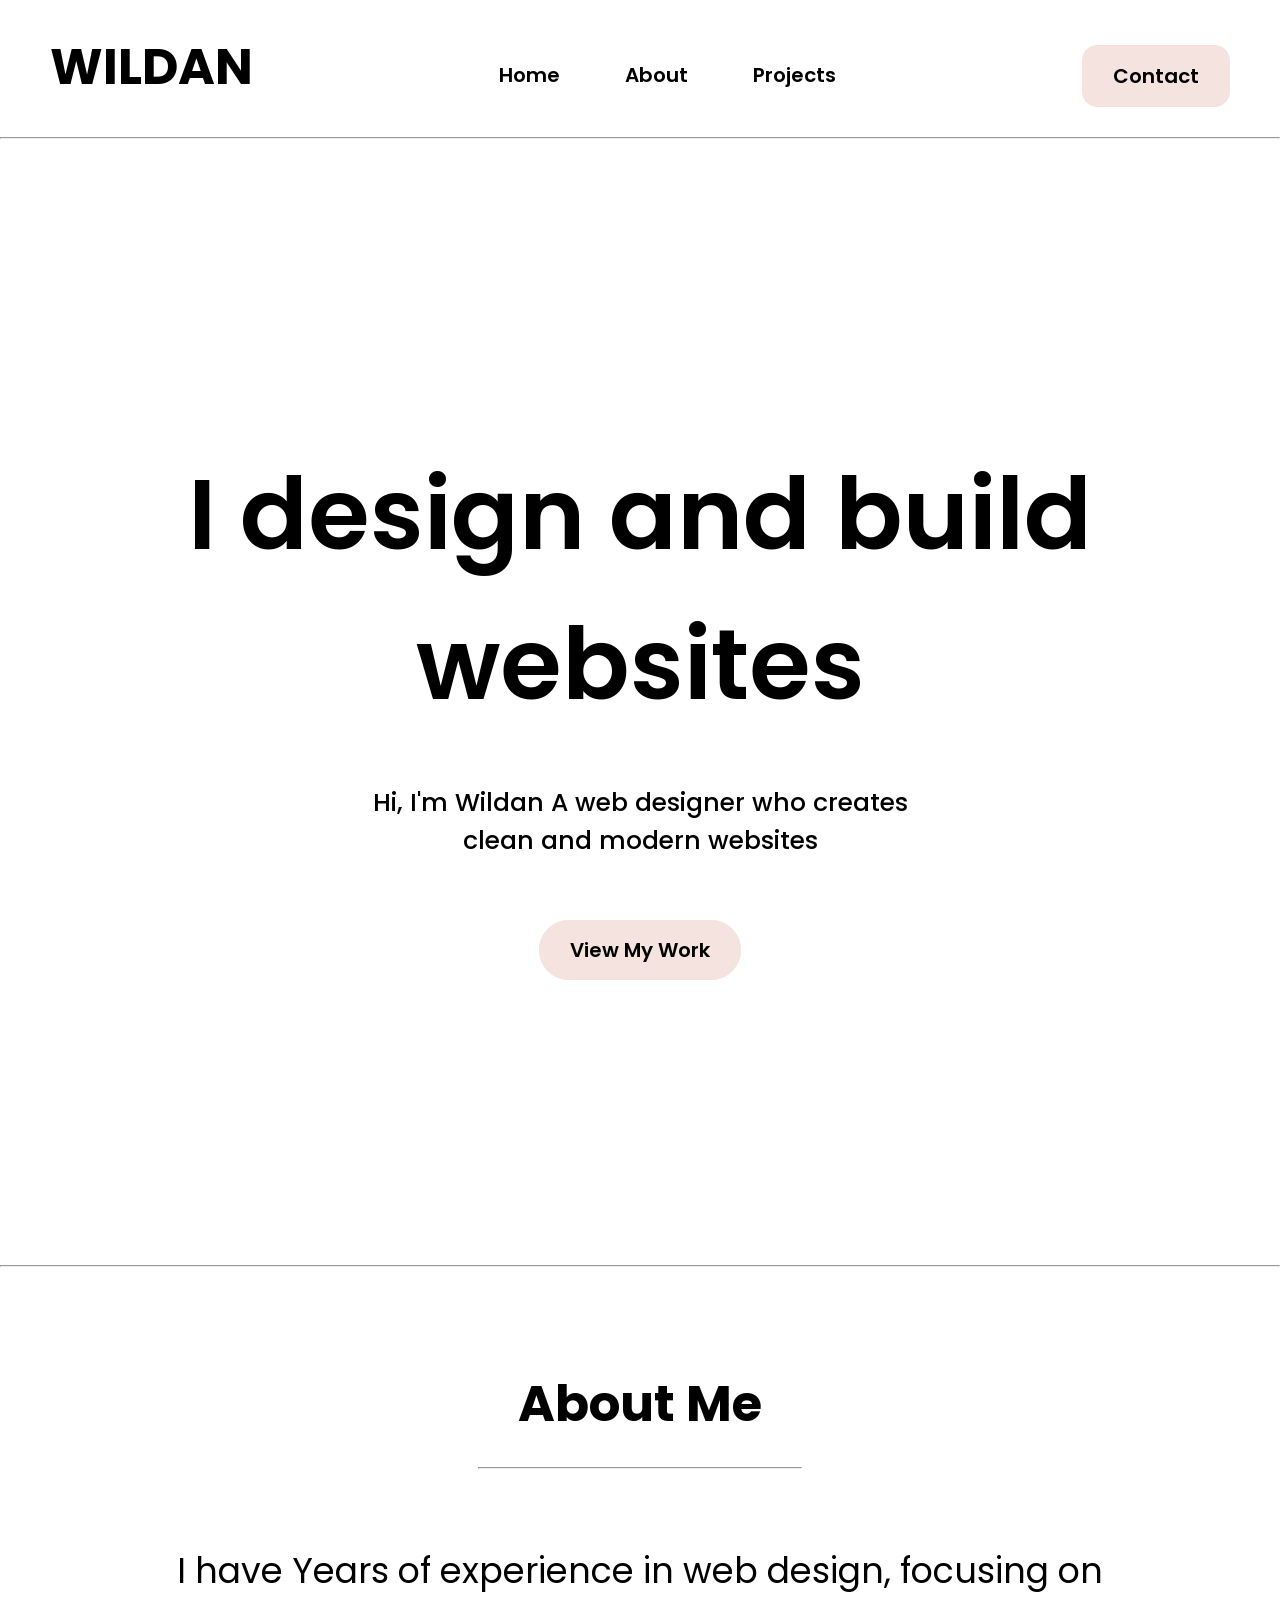
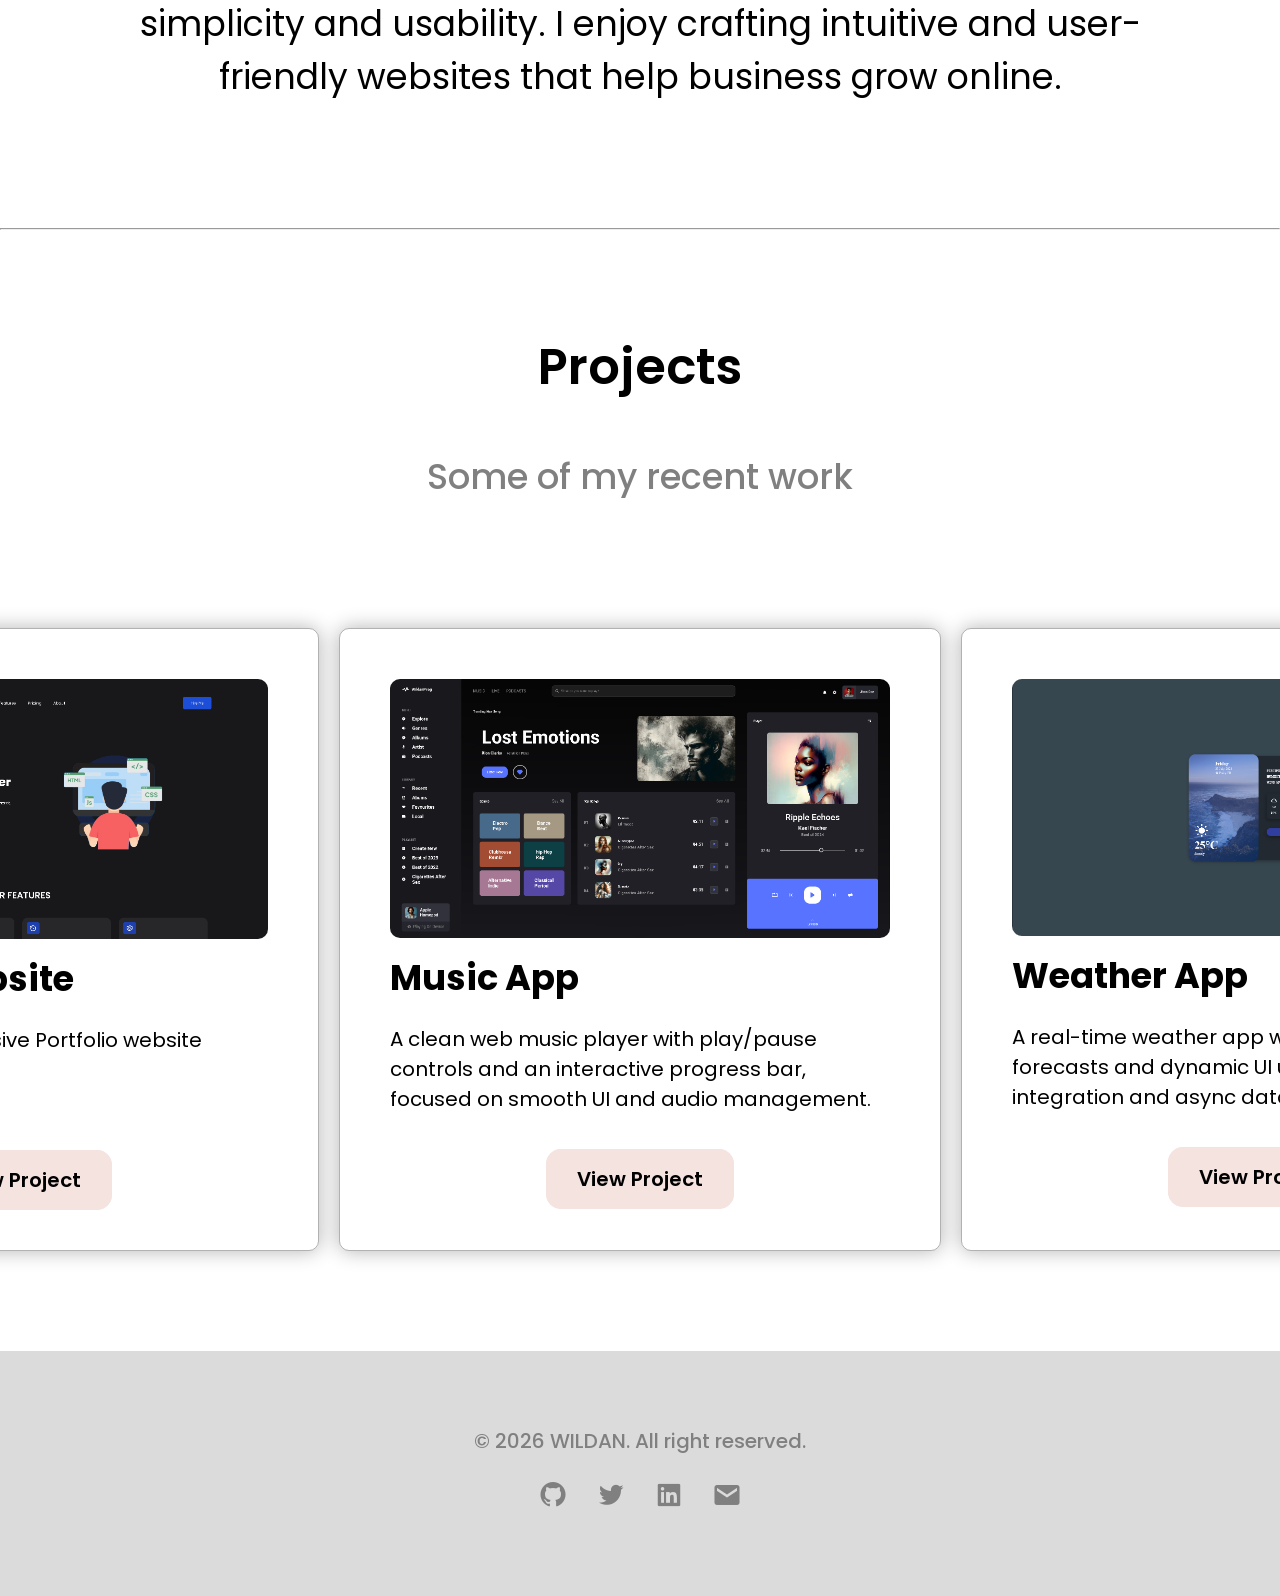
<file: index.html>
<!DOCTYPE html>
<html lang="en">
<head>
    <meta charset="UTF-8">
    <meta name="viewport" content="width=device-width, initial-scale=1.0">
    <link rel="stylesheet" href='https://unpkg.com/boxicons@2.1.4/css/boxicons.min.css'>
    <link rel="stylesheet" href="style.css">
    <title>Wildan's Portfolio</title>
</head>
<body>

    <nav>
        <div class="item">
            <h1>WILDAN</h1>
            <div class="nav-links">
                <a href="index.html">Home</a>
                <a href="about.html">About</a>
                <a href="projects.html">Projects</a>
            </div>
            <div class="btn">
                <a href="contact.html">Contact</a>
            </div>
        </div>

        

    </nav>

    <hr>

    <div class="header">
        <div class="container">
            <h1>I design and build websites</h1>
            <p>Hi, I'm Wildan A web designer who creates <br>clean and modern websites</p>
            <a href="projects.html">View My Work</a>
        </div>
    </div>

    <hr>

    <div class="about">
        <div class="items">
            <h1>About Me</h1>
            <hr>

            <p>I have Years of experience in web design, focusing on simplicity and usability.
                I enjoy crafting intuitive and user-friendly websites that
                help business grow online.</p>
        </div>
    </div>

    <hr>

    <div class="projects">
        <div class="headlines">
            <h1>Projects</h1>
            <p>Some of my recent work</p>
        </div>

        <div class="row">
            <div class="first">
                <img src="images/portfolio.png" alt="">
                <h3>Portfolio Website</h3>
                <p>A modern and responsive Portfolio website</p>
                <a href="projects.html">View Project</a>
            </div>
            <div>
                <img src="images/Music-App.png" alt="">
                <h3>Music App</h3>
                <p>A clean web music player with play/pause controls and an interactive progress bar, focused on smooth UI and audio management.</p>
                <a href="projects.html">View Project</a>
            </div>
            <div class="project-bottom">
                <img src="images/weather-App.png" alt="">
                <h3>Weather App</h3>
                <p>A real-time weather app with location-based forecasts and dynamic UI updates, built using API integration and async data handling.</p>
                <a href="projects.html">View Project</a>
            </div>
        </div>

    </div>

    <div class="copyright">
        <h3>&copy 2026 WILDAN. All right reserved.</h3>
        <div class="logo">
            <a href="#"><i class='bx bxl-github'></i></a>
            <a href="#"><i class='bx bxl-twitter' ></i></a>
            <a href="#"><i class='bx bxl-linkedin-square' ></i></a>
            <a href="#"><i class='bx bxs-envelope' ></i></a>
        </div>
    </div>


</body>
</html>
</file>
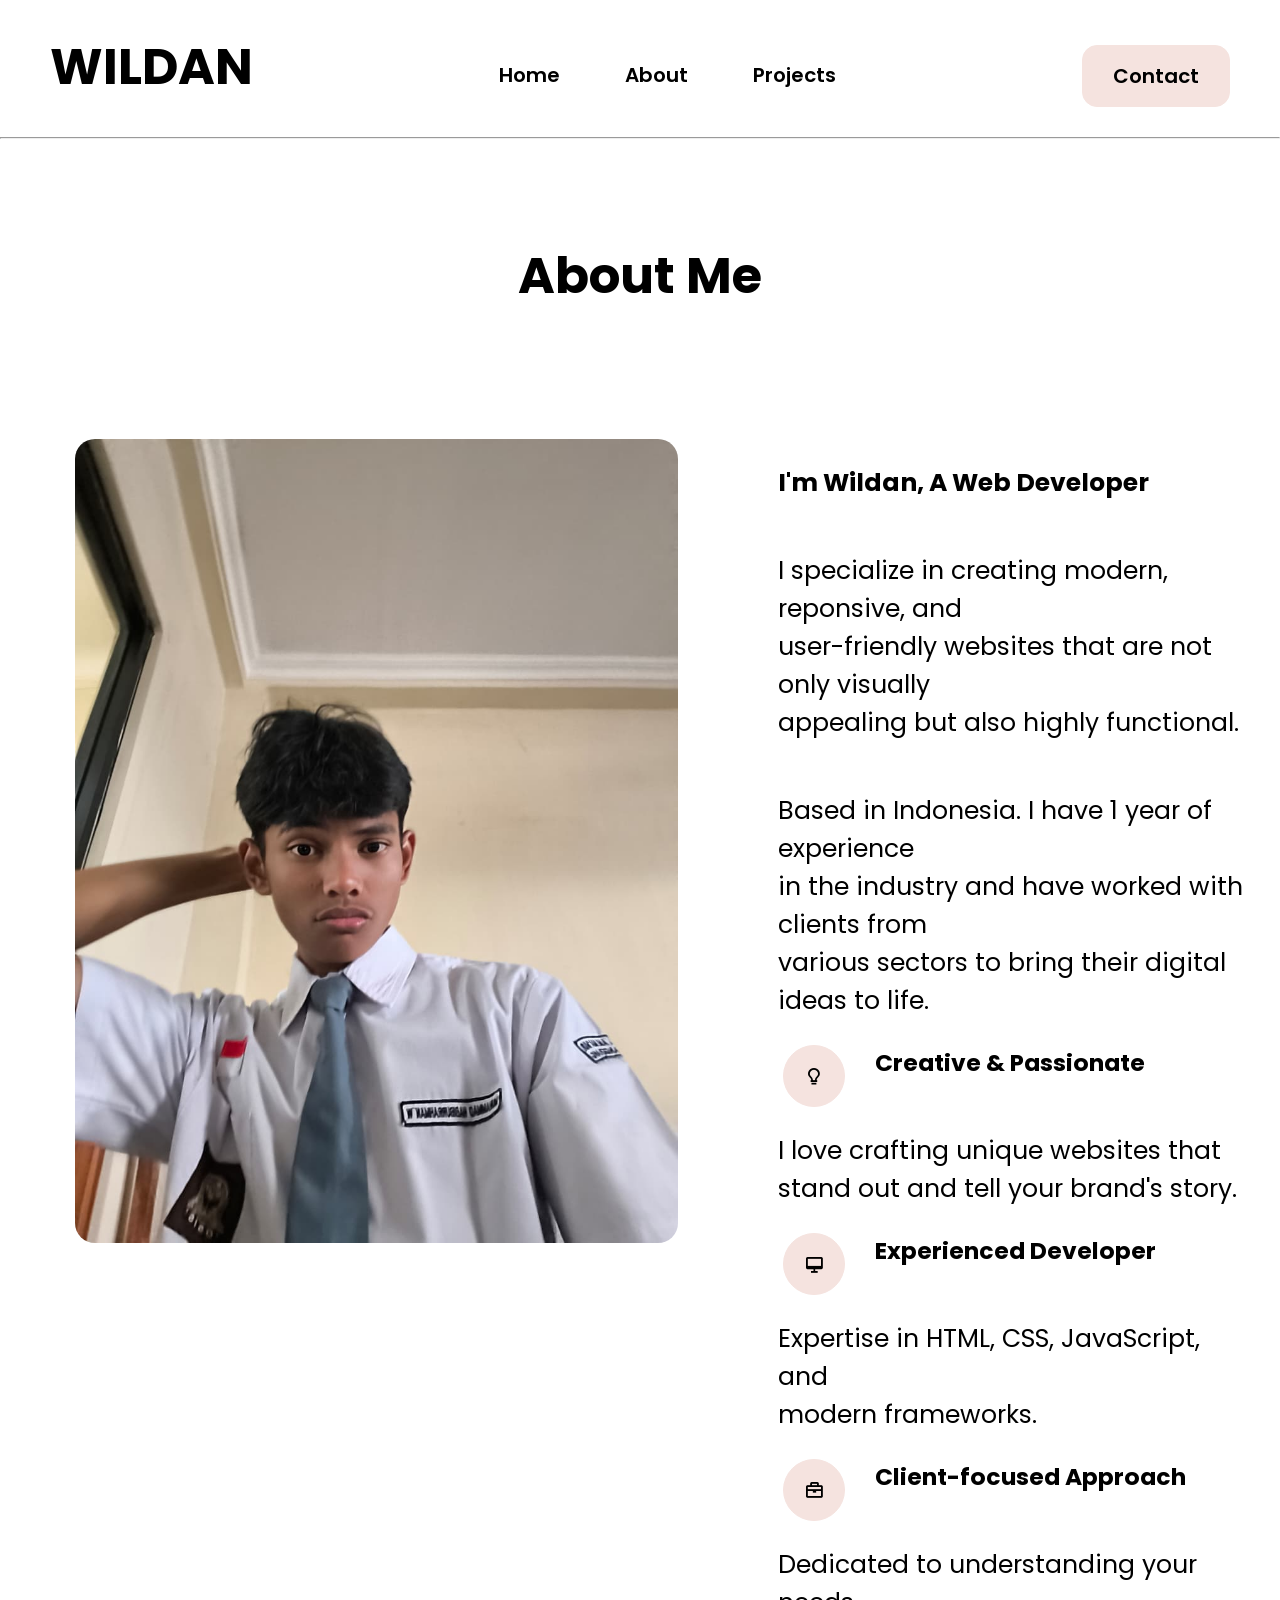
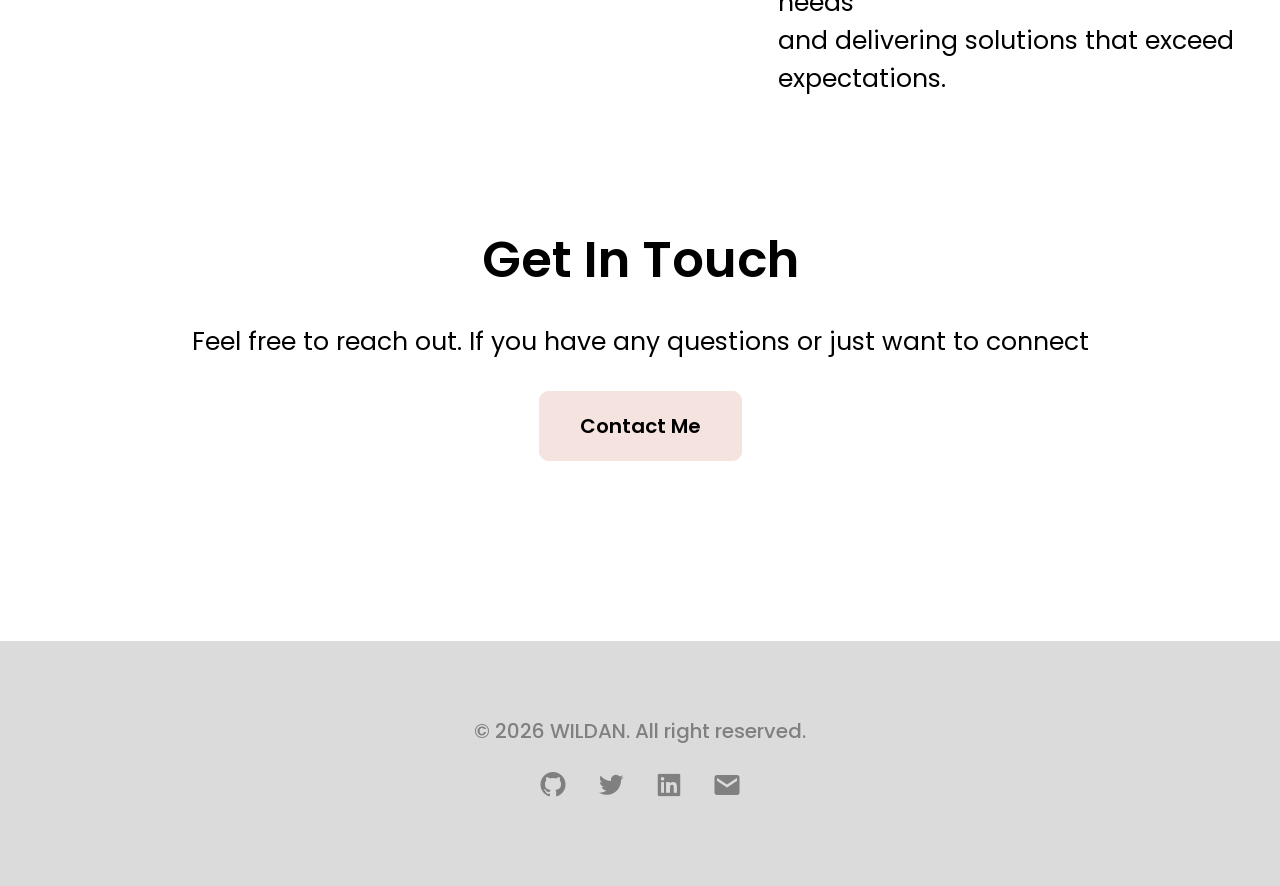
<file: about.html>
<!DOCTYPE html>
<html lang="en">
<head>
    <meta charset="UTF-8">
    <meta name="viewport" content="width=device-width, initial-scale=1.0">
    <link rel="stylesheet" href='https://unpkg.com/boxicons@2.1.4/css/boxicons.min.css'>
    <link rel="stylesheet" href="style.css">
    <title>Wildan's Portfolio</title>
</head>
<body>

    <nav>
        <div class="item">
            <h1>WILDAN</h1>
            <div class="nav-links">
                <a href="index.html">Home</a>
                <a href="about.html">About</a>
                <a href="projects.html">Projects</a>
            </div>
            <div class="btn">
                <a href="contact.html">Contact</a>
            </div>
        </div>
    </nav>

    <hr>

    <div class="about">
        <div class="items">
            <h1>About Me</h1>
        </div>
        <div class="about-container">
            <div class="images">
                <img src="images/Profile.jpeg">
            </div>
            <div class="about-text">
                <h2>I'm Wildan, A Web Developer</h2>
                <p>I specialize in creating modern, reponsive, and
                    <br>user-friendly websites that are not only visually
                    <br>appealing but also highly functional.
                </p>

                <p>
                    Based in Indonesia. I have 1 year of experience
                    <br>in the industry and have worked with clients from
                    <br>various sectors to bring their digital ideas to life.
                </p>

                <div class="icons">
                    <div>
                        <div class="judul">
                            <i class='bx bx-bulb'></i>
                            <h3>Creative & Passionate</h3>
                        </div>
                        <p>I love crafting unique websites that
                            <br>stand out and tell your brand's story.
                        </p>    
                    </div>
                    <div>
                        <div class="judul">
                            <i class='bx bx-desktop' ></i>
                            <h3>Experienced Developer</h3>
                        </div>
                        <p>Expertise in HTML, CSS, JavaScript, and
                            <br>modern frameworks.
                        </p>
                    </div>
                    <div class="bottom">
                        <div class="judul">
                            <i class='bx bx-briefcase'></i>
                            <h3>Client-focused Approach</h3>
                        </div>
                        <p>Dedicated to understanding your needs
                            <br>and delivering solutions that exceed
                            <br>expectations.
                        </p>
                    </div>
                </div>

            </div>

            

        </div>

        <div class="get-in-touch">
            <h1>Get In Touch</h1>
            <p>Feel free to reach out. If you have any questions or just want to connect</p>
            <a href="contact.html">Contact Me</a>
        </div>

    </div>



    <div class="copyright">
        <h3>&copy 2026 WILDAN. All right reserved.</h3>
        <div class="logo">
            <a href="#"><i class='bx bxl-github'></i></a>
            <a href="#"><i class='bx bxl-twitter' ></i></a>
            <a href="#"><i class='bx bxl-linkedin-square' ></i></a>
            <a href="#"><i class='bx bxs-envelope' ></i></a>
        </div>
    </div>

</body>
</html>
</file>
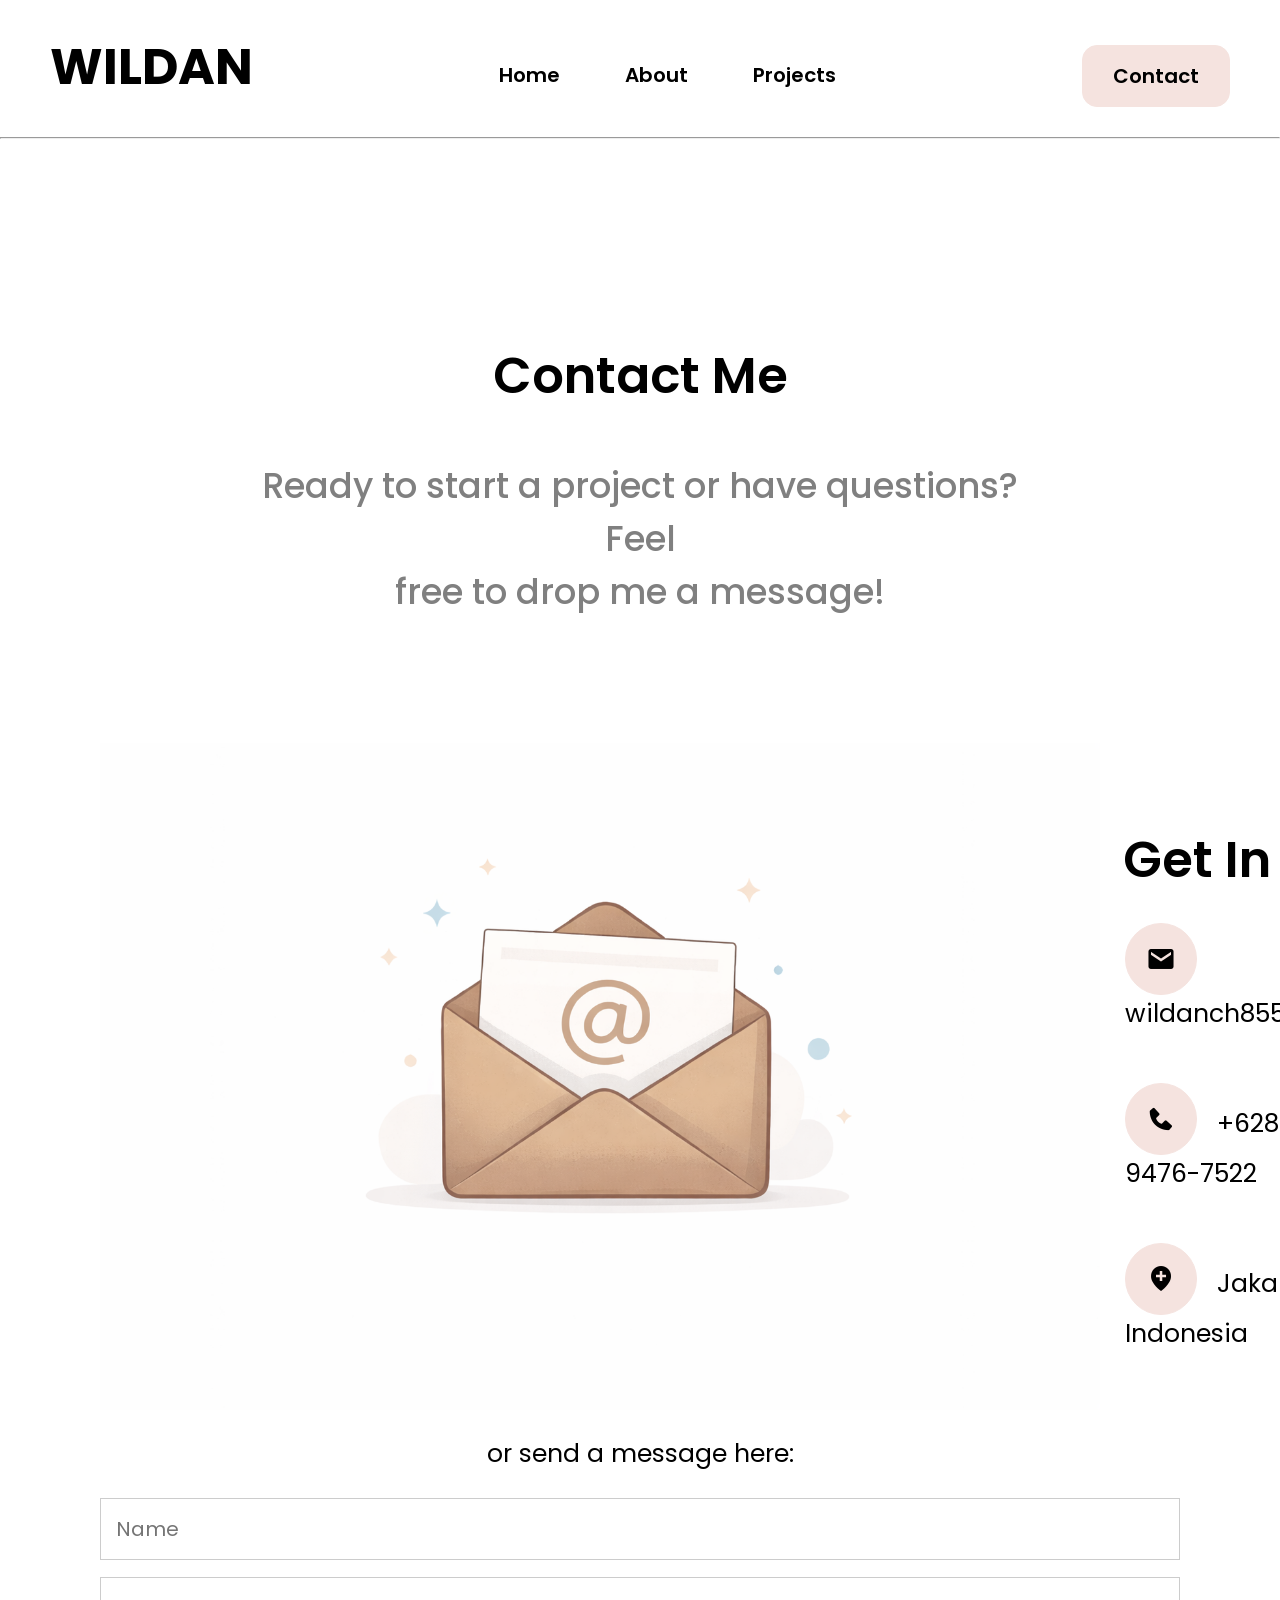
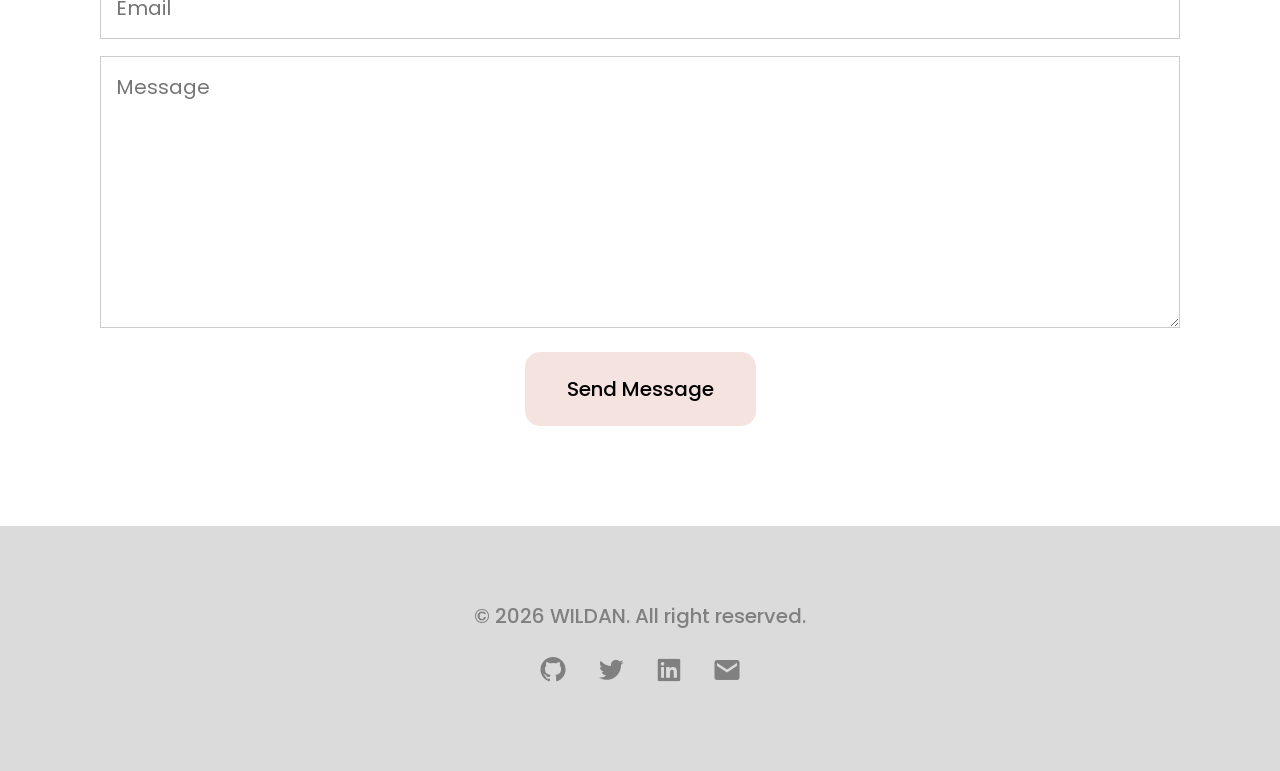
<file: contact.html>
<!DOCTYPE html>
<html lang="en">
<head>
    <meta charset="UTF-8">
    <meta name="viewport" content="width=device-width, initial-scale=1.0">
    <link rel="stylesheet" href='https://unpkg.com/boxicons@2.1.4/css/boxicons.min.css'>
    <link rel="stylesheet" href="style.css">
    <title>Wildan's Portfolio</title>
</head>
<body>

    <nav>
        <div class="item">
            <h1>WILDAN</h1>
            <div class="nav-links">
                <a href="index.html">Home</a>
                <a href="about.html">About</a>
                <a href="projects.html">Projects</a>
            </div>
            <div class="btn">
                <a href="contact.html">Contact</a>
            </div>
        </div>
    </nav>

    <hr>

    <div class="contact-me">
        <div class="headlines">
            <h1>Contact Me</h1>
            <p>Ready to start a project or have questions? Feel <br>free to drop me a message!</p>
        </div>

        <div class="info">
            <img src="images/envelope.png">
            <div>
                <h2>Get In Touch</h2>
                <div class="logo-contact">
                    <p><i class='bx bxs-envelope' ></i> wildanch855@gmail.com</p>
                    <div class="text">
                    </div>
                </div>
                <div class="logo-contact">
                    <p><i class='bx bxs-phone' ></i>+62856-9476-7522</p>
                    <div class="text">
                        <p></p>
                    </div>                    
                </div>
                <div class="logo-contact">
                    <p><i class='bx bxs-location-plus' ></i>Jakarta, Indonesia</p>
                    <div class="text">
                    </div>
                </div>
            </div>
        </div>

        <div class="message">
            <p>or send a message here:</p>
            <form action=""><input type="text" placeholder="Name" required></form>
            <form action=""><input type="email" placeholder="Email" required></form>
            <textarea rows="8" placeholder="Message" required></textarea>
            <button type="submit">Send Message</button>
        </div>
        
    </div>


    <div class="copyright">
        <h3>&copy 2026 WILDAN. All right reserved.</h3>
        <div class="logo">
            <a href="#"><i class='bx bxl-github'></i></a>
            <a href="#"><i class='bx bxl-twitter' ></i></a>
            <a href="#"><i class='bx bxl-linkedin-square' ></i></a>
            <a href="#"><i class='bx bxs-envelope' ></i></a>
        </div>
    </div>
    
</body>
</html>
</file>
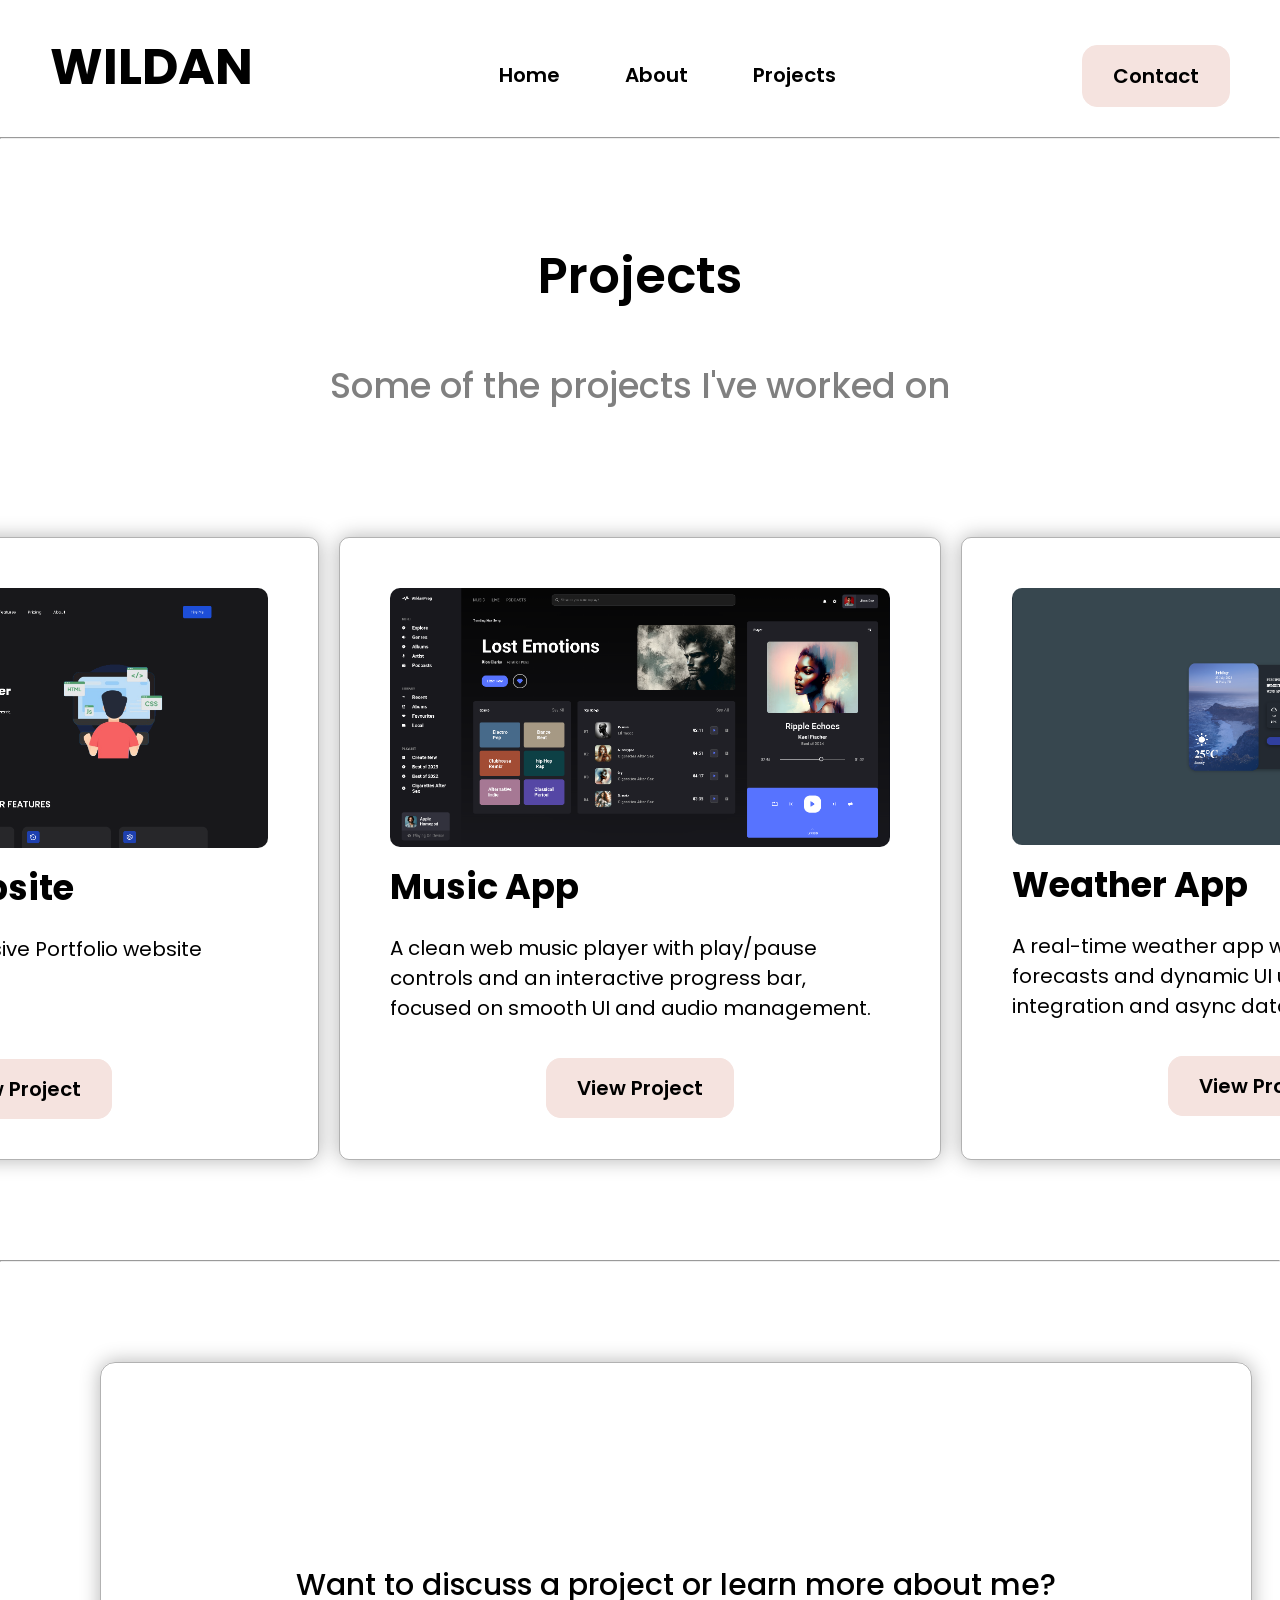
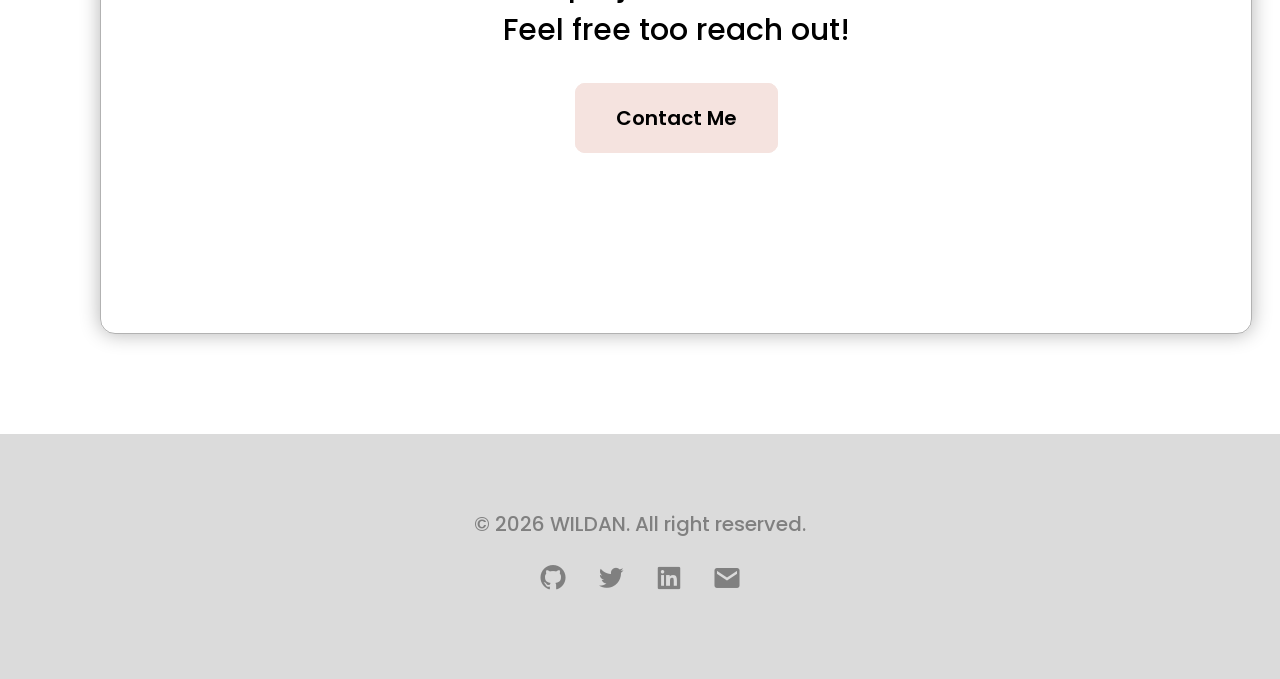
<file: projects.html>
<!DOCTYPE html>
<html lang="en">
<head>
    <meta charset="UTF-8">
    <meta name="viewport" content="width=device-width, initial-scale=1.0">
    <link rel="stylesheet" href='https://unpkg.com/boxicons@2.1.4/css/boxicons.min.css'>
    <link rel="stylesheet" href="style.css">
    <title>Wildan's Portfolio</title>
</head>
<body>

    <nav>
        <div class="item">
            <h1>WILDAN</h1>
            <div class="nav-links">
                <a href="index.html">Home</a>
                <a href="about.html">About</a>
                <a href="projects.html">Projects</a>
            </div>
            <div class="btn">
                <a href="contact.html">Contact</a>
            </div>
        </div>
    </nav>

    <hr>

    <div class="projects">
        <div class="headlines">
            <h1>Projects</h1>
            <p>Some of the projects I've worked on</p>
        </div>

        <div class="row">
            <div class="first">
                <img src="images/portfolio.png">
                <h3>Portfolio Website</h3>
                <p>A modern and responsive Portfolio website</p>
                <a href="#">View Project</a>
            </div>
            <div>
                <img src="images/Music-App.png">
                <h3>Music App</h3>
                <p>A clean web music player with play/pause controls and an interactive progress bar, focused on smooth UI and audio management.</p>
                <a href="#">View Project</a>
            </div>
            <div>
                <img src="images/weather-App.png">
                <h3>Weather App</h3>
                <p>A real-time weather app with location-based forecasts and dynamic UI updates, built using API integration and async data handling.</p>
                <a href="#">View Project</a>
            </div>
        </div>

        <hr>

        <div class="contact">
            <div class="content">
                <h2>Want to discuss a project or learn more about me? <br>Feel free too reach out!</h2>
                <a href="contact.html">Contact Me</a>
            </div>
        </div>

    </div>


    <div class="copyright">
        <h3>&copy 2026 WILDAN. All right reserved.</h3>
        <div class="logo">
            <a href="#"><i class='bx bxl-github'></i></a>
            <a href="#"><i class='bx bxl-twitter' ></i></a>
            <a href="#"><i class='bx bxl-linkedin-square' ></i></a>
            <a href="#"><i class='bx bxs-envelope' ></i></a>
        </div>
    </div>
    
</body>
</html>
</file>
<file: style.css>
@import url('https://fonts.googleapis.com/css2?family=Poppins:wght@100;200;300;400;600;700&display=swap');

*{
    margin: 0;
    padding: 0;
    box-sizing: border-box;
    font-family: 'Poppins';
}

a{
    text-decoration: none;
    color: black;
    font-weight: 600;
}

.item{
    display: flex;
    text-align: center;
    justify-content: space-between;
    margin: 10px 50px;
}

nav{
    width: 100%;
    padding-bottom: 20px;
}

.item h1{
    font-size: 50px;
    margin-top: 20px;
}

.nav-links{
    font-size: 20px;
    margin-top: 50px;
}

.nav-links a{
    display: inline-block;
    margin: 0px 30px;
}

.btn{
    margin-top: 35px;
    border: 1px solid #F5E3DF;
    padding: 15px 30px;
    font-size: 20px;
    background-color: #F5E3DF;
    border-radius: 15px;
    cursor: pointer;
}

a:hover{
    color: #797979;
    transition: all ease 0.3s;
}

.btn:hover{
    border-color: black;
    background-color: white;
    transition: all ease 0.3s;
}

.btn a:hover{
    color: black;
}

.header{
    display: flex;
    text-align: center;
    flex-direction: column;
    margin: 200px 0;
}

.container{
    padding: 100px;
    width: 100%;
}

.container h1{
    font-size: 100px;
    margin-bottom: 20px;
    font-weight: 600;
}

.container p{
    font-size: 25px;
    margin-bottom: 50px;
    font-weight: 500;
    text-align: center;
}

.container a{
    border: 1px solid #F5E3DF;
    padding: 15px 30px;
    font-size: 20px;
    background-color: #F5E3DF;
    border-radius: 30px;
    margin-top: 100px;
}

.container a:hover{
    border-color: black;
    background-color: white;
    transition: all ease 0.3s;
    color: black;
}

.about, .projects{
    display: flex;
    text-align: center;
    flex-direction: column;
    margin-top: 200px 0;
}

.items{
    padding: 100px;
    width: 100%;
}

.items h1{
    font-size: 50px;
    margin-bottom: 25px;
}

.items p{
    font-size: 35px;
    margin-top: 50px;
    text-align: center;
}

.about hr{
    width: 30%;
    margin: auto;
}

.projects{
    display: flex;
    text-align: center;
    flex-direction: column;
    margin-top: 200px 0;
}

.headlines{
    padding: 100px;
    width: 100%;
}

.headlines h1{
    font-size: 50px;
    font-weight: 600;
    margin-bottom: 20px;
}

.headlines p{
    font-size: 35px;
    font-weight: 500;
    color: grey;
}

.row{
    display: flex;
    justify-content: center;
    text-align: center;
}

.row div{
    border: 1px solid rgba(0, 0, 0,0.3);
    box-shadow: 0 0 20px rgba(0, 0, 0,0.3);
    padding: 50px;
    font-size: 30px;
    margin: 0 10px;
    border-radius: 10px;
    display: inline;
}

.row div p{
    font-size: 20px;
    padding: 20px 0;
    padding-bottom: 40px;
}

.row div a{
    border: 1px solid #F5E3DF;
    padding: 15px 30px;
    font-size: 20px;
    background-color: #F5E3DF;
    border-radius: 15px;
}

.row div a:hover{
    border: 1px solid black;
    background-color: transparent;
    color: black;
}

.copyright{
    margin-top: 100px;
    text-align: center;
    background-color: #DBDBDB;
    padding: 75px;
}

.copyright h3{
    color: grey;
    font-weight: 500;
    font-size: 20px;
}

.logo{
    display: inline-block;
    text-align: center;
    margin-top: 20px;
    font-size: 30px;
}

.logo a{
    margin: 0 10px;
    color: grey;
}

.logo a:hover{
    color: #47A2FF;
}

.blank{
    background-color: #969696;
    width: 100%;
    padding: 50px;
}

/*----- About Page -----*/

.about-container{
    display: flex;
    width: 100%;
}

.about-container img{
    width: 80%;
    border-radius: 20px;
}

.about-text{
    font-size: 20px;
    text-align: left;
}

.about h2, p{
    padding: 25px;
    font-size: 25px;
}

.icons{
    display: inline-block;
    
}

.judul .bx{
    border: 1px solid #F5E3DF;
    background-color: #F5E3DF;
    padding: 20px;
    border-radius: 50%;
    margin-right: 30px;
    margin-left: 30px;
}

.judul{
    display: flex;
    text-align: center;
}

.get-in-touch{
    margin: 100px;
}

.get-in-touch h1{
    font-size: 50px;
    font-weight: 600;
}

.get-in-touch p{
    text-align: center;
    margin-bottom: 25px;
}

.get-in-touch a{
    border: 1px solid #F5E3DF;
    background-color: #F5E3DF;
    padding: 20px 40px;
    font-size: 20px;
    border-radius: 10px;
}


/*----- Projects Page -----*/

.projects-page{
    display: flex;
    text-align: center;
    justify-content: center;
    flex-direction: column;
}

.headlines p{
    text-align: center;
}

.projects-page p{
    font-size: 30px;
    color: #969696;
}

.row div img{
    width: 500px;
    border-radius: 10px;
    object-fit: cover;
}

.row div h3, p{
    text-align: left;
}

.first p{
    margin-bottom: 60px;
}

.contact{
    padding: 200px 100px;
    border: 1px solid black;
    margin: 0 100px;
    border: 1px solid rgba(0, 0, 0,0.3);
    box-shadow: 0 0 20px rgba(0, 0, 0,0.3);
    border-radius: 15px;
    width: 90%;
}

.content h2{
    font-size: 30px;
    font-weight: 500;   
    margin-bottom: 50px;
}

.content a{
    border: 1px solid #F5E3DF;
    padding: 20px 40px;
    background-color: #F5E3DF;
    border-radius: 10px;
    font-size: 20px;
}

.content a:hover{
    border-color: black;
    color: black;
    background-color: transparent;
}

.content, .get-in-touch a:hover{
    border-color: black;
    background-color: white;
    transition: all ease 0.3s;
    color: black;
}

.projects hr{
    margin: 100px 0;
}

/*----- Contact Page -----*/

.contact-me{
    margin: 100px;
}

.contact-me .headlines{
    text-align: center;
}

.info{
    display: flex;
}

.info img{
    width: 1000px;
}

.logo-contact{
    display: flex;
}

.logo-contact .bx{
    font-size: 30px;
    border: 1px solid #F5E3DF;
    background-color: #F5E3DF;
    border-radius: 50%;
    padding: 20px;
    margin-right: 20px;
    font-weight: 500;
}

.info div h2{
    font-size: 50px;
    font-weight: 600;
    text-align: left;
    margin-left: 23px;
    margin-top: 80px;
}

.message{
    text-align: center;
}

.message p{
    text-align: center;
}

.message input, .message textarea{
    width: 100%;
    padding: 15px;
    margin-bottom: 17px;
    outline: none;
    border: 1px solid #ccc;
    box-sizing: border-box;
    font-size: 20px;
}

.message button{
    padding: 20px 40px;
    border-radius: 15px;
    font-size: 20px;
    background-color: #F5E3DF;
    font-weight: 500;
    transition: all ease 0.3s;
    border-color: transparent;
}

.message button:hover{
    background-color: transparent;
    border-color: black;
}

/*----- Responsive Codes -----*/


@media(max-width: 800px){

    nav{
        padding: 0;
        margin: 0;
    }

    nav .item h1{
        font-size: 20px;
        margin-top: 30px;  
        margin-left: -50px;
    }
    .item{
        display: inline-block;
        padding: 0;
    }

    .nav-links, .btn{
        display: flex;
        text-align: center;
        position: relative;
        margin-left: -35px;
    }

    .nav-links{
        font-size: 15px;
        margin-top: 30px;
        text-align: center;
    }

    nav .item .btn{
        font-size: 15px;
        justify-content: center;
        text-align: center;
    }

    .header .container{
        display: inline-block;
        padding: 0;
    }
    
    .header .container h1{
        font-size: 27px;
        margin-top: -50px;
    }

    .header .container p{
        font-size: 16px;
        margin-top: -30px;
        margin-bottom: 20px;
    }

    .about .items{
        padding: 0;
    }

    .about .items h1{
       font-size: 45px;
       margin-top: 30px;
    }

    .about hr{
        width: 70%;
    }

    .about-text h2{
        text-align: center;
    }

    .about .items p{
        font-size: 20px;
        width: 100%;
        text-align: center;
        margin: 0;
    }

    .projects .headlines{
        padding: 0;
    }

    .projects .headlines h1{
        font-size: 50px;
        margin-top: 30px;
        margin-bottom: 20px;
    }

    .projects .headlines p{
        font-size: 20px;
        margin-bottom: 30px;
    }

    .project-bottom h3{
        font-size: 34px;
    }
    

    .first h3{
        font-size: 30px;
    }

    .projects .row{
        display: flex;
        flex-direction: column;
    }

    .projects .row div{
        margin-top: 20px;
    }

    .row div img{
        width: 300px;
        margin-left: -30px;
    }

    .row div{
        text-align: center;
    }

    .row .first h3{
        font-size: 27px;
    }

    .copyright h3{
        font-size: 15px;
    }

    .contact {
        margin: 0;
        padding: 0;
        justify-content: center;
    }

    .contact{
        justify-content: center;
        margin-left: 20px;
        padding: 40px 30px;
    }

    .about-container{
        display: block;
    }

    .about-text h2{
        margin-left: 30px;
    }

    .icons .judul .bx{
        display: none;
    }

    .icons .judul{
        margin: 0 30px;
    }

    .icons .bottom .judul h3{
        font-size: 22px;
    }

    .get-in-touch{
        padding: 0;
        margin: 0;
    }

    .get-in-touch h1{
        font-size: 30px;
        margin-top: 50px;
    }

    .get-in-touch p{
        font-size: 20px;
        text-align: center;
    }

    .get-in-touch a{
        text-align: center;
    }

    .contact-me{
        margin: 0;
        padding: 0;
    }

    .contact-me .headlines{
        margin: 0;
        padding: 0;
    }

    .contact-me .headlines h1{
        margin-top: 50px;
    }

    .contact-me .headlines p{
        margin-bottom: 50px;
    }

    .headlines h1{
        font-size: 35px;
        margin: 0;
        padding: 0;
        margin-bottom: 20px;
    }

    .headlines p{
        font-size: 15px;
        margin: 0 50px;
        padding: 0;
    }

    .info{
        margin: 0;
        padding: 0;
    }

    .info div{
        margin: 0;
        padding: 0;
    }

    .info div h2{
        margin-left: 5px;
        text-align: center;
    }

    .info img{
    display: none;
    }

    .logo-contact{
        display: flex;
        margin: 0;
        padding: 0;
    }

    .logo-contact p{
        font-size: 16px;
    }

    .message p{
        margin-top: 50px;
    }

    .message{
        width: 90%;
        margin: 0 20px;
    }

    .message button{
        margin-top: 50px;
    }

    .copyright{
        padding: 20px;
    }

}
</file>
